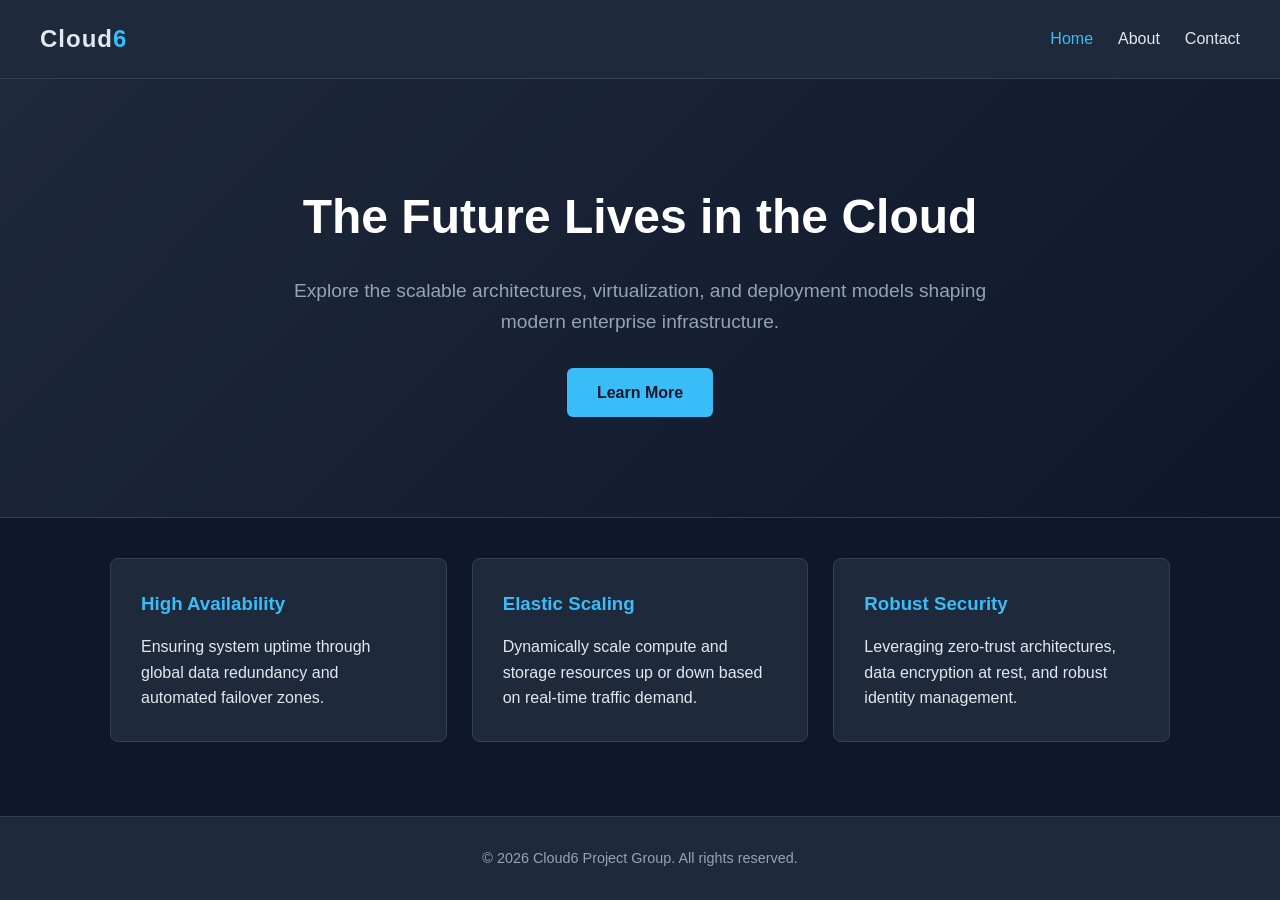
<file: index.html>
<!DOCTYPE html>
<html lang="en">
<head>
    <meta charset="UTF-8">
    <meta name="viewport" content="width=device-width, initial-scale=1.0">
    <title>Cloud Computing Hub | Home</title>
    <link rel="stylesheet" href="style.css">
</head>
<body>

    <nav class="navbar">
        <div class="logo">Cloud<span>6</span></div>
        <ul class="nav-links">
            <li><a href="index.html" class="active">Home</a></li>
            <li><a href="about.html">About</a></li>
            <li><a href="contact.html">Contact</a></li>
        </ul>
    </nav>

    <header class="hero-section">
        <h1>The Future Lives in the Cloud</h1>
        <p>Explore the scalable architectures, virtualization, and deployment models shaping modern enterprise infrastructure.</p>
        <a href="about.html" class="cta-btn">Learn More</a>
    </header>

    <main class="container">
        <section class="features-grid">
            <div class="feature-card">
                <h3>High Availability</h3>
                <p>Ensuring system uptime through global data redundancy and automated failover zones.</p>
            </div>
            <div class="feature-card">
                <h3>Elastic Scaling</h3>
                <p>Dynamically scale compute and storage resources up or down based on real-time traffic demand.</p>
            </div>
            <div class="feature-card">
                <h3>Robust Security</h3>
                <p>Leveraging zero-trust architectures, data encryption at rest, and robust identity management.</p>
            </div>
        </section>
    </main>

    <footer>
        <p>&copy; 2026 Cloud6 Project Group. All rights reserved.</p>
    </footer>

    <script src="script.js"></script>
</body>
</html>
</file>
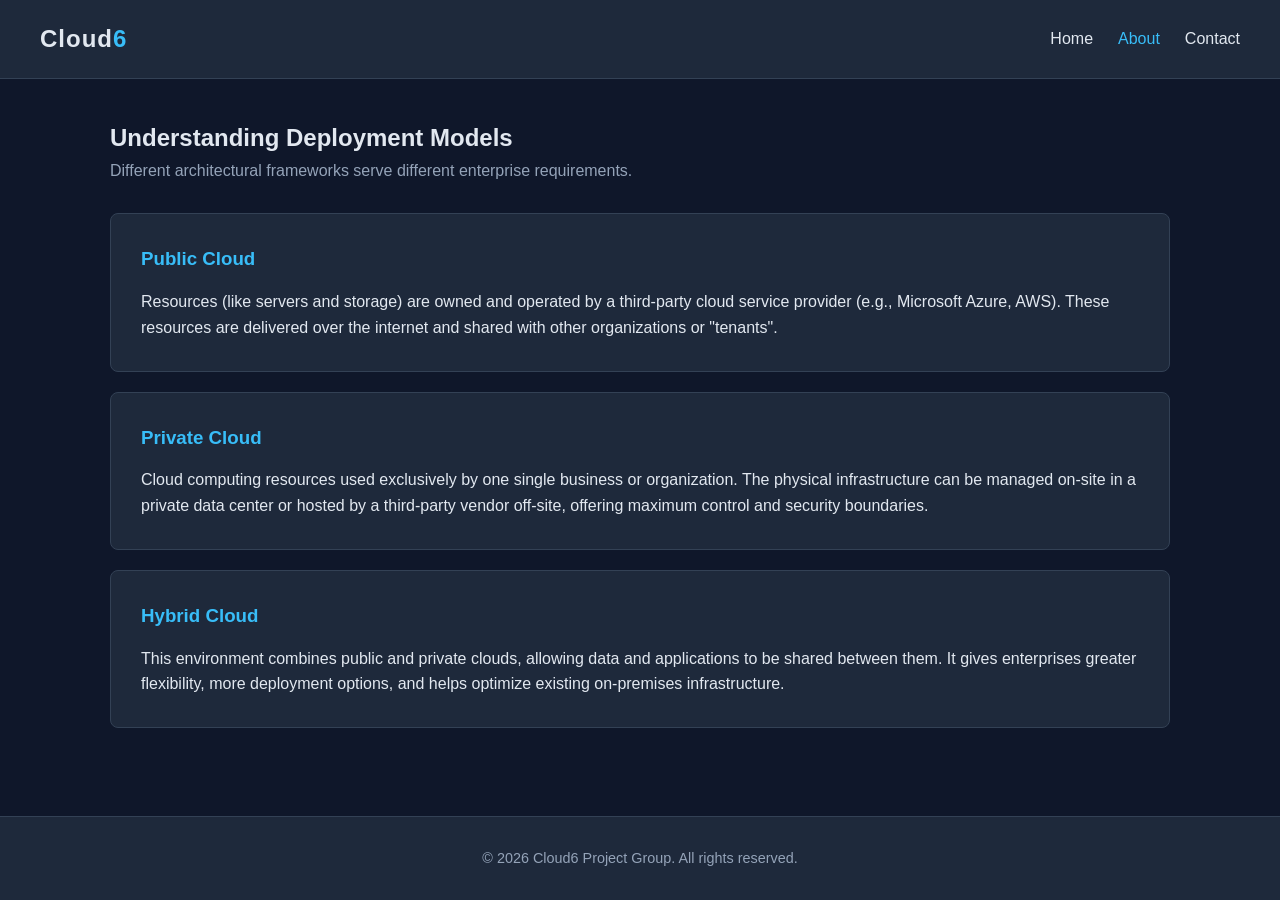
<file: about.html>
<!DOCTYPE html>
<html lang="en">
<head>
    <meta charset="UTF-8">
    <meta name="viewport" content="width=device-width, initial-scale=1.0">
    <title>About | Cloud Computing Models</title>
    <link rel="stylesheet" href="style.css">
</head>
<body>

    <nav class="navbar">
        <div class="logo">Cloud<span>6</span></div>
        <ul class="nav-links">
            <li><a href="index.html">Home</a></li>
            <li><a href="about.html" class="active">About</a></li>
            <li><a href="contact.html">Contact</a></li>
        </ul>
    </nav>

    <main class="container page-content">
        <h2>Understanding Deployment Models</h2>
        <p class="subtitle">Different architectural frameworks serve different enterprise requirements.</p>

        <section class="content-block">
            <h3>Public Cloud</h3>
            <p>Resources (like servers and storage) are owned and operated by a third-party cloud service provider (e.g., Microsoft Azure, AWS). These resources are delivered over the internet and shared with other organizations or "tenants".</p>
        </section>

        <section class="content-block">
            <h3>Private Cloud</h3>
            <p>Cloud computing resources used exclusively by one single business or organization. The physical infrastructure can be managed on-site in a private data center or hosted by a third-party vendor off-site, offering maximum control and security boundaries.</p>
        </section>

        <section class="content-block">
            <h3>Hybrid Cloud</h3>
            <p>This environment combines public and private clouds, allowing data and applications to be shared between them. It gives enterprises greater flexibility, more deployment options, and helps optimize existing on-premises infrastructure.</p>
        </section>
    </main>

    <footer>
        <p>&copy; 2026 Cloud6 Project Group. All rights reserved.</p>
    </footer>

    <script src="script.js"></script>
</body>
</html>
</file>
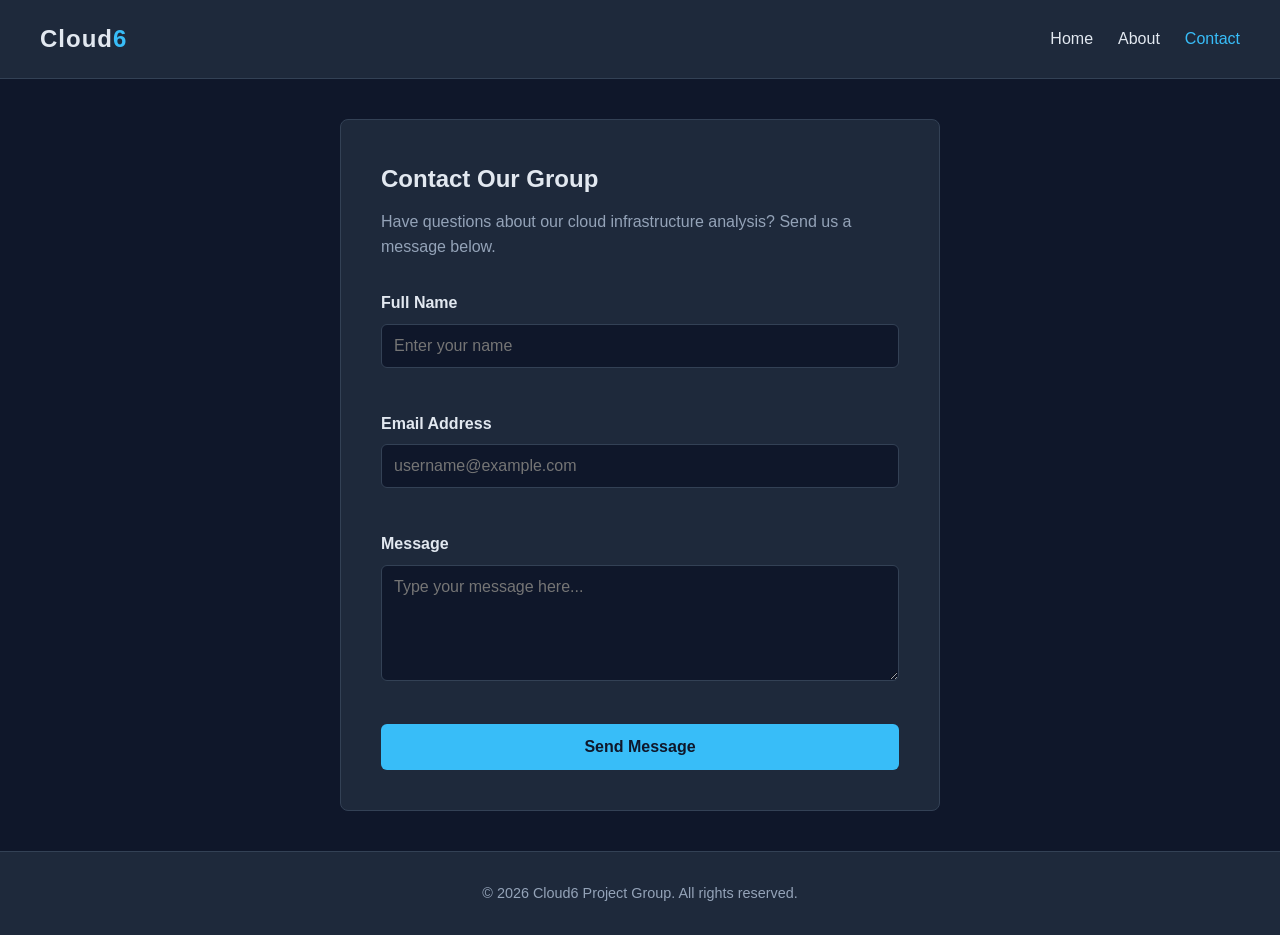
<file: contact.html>
<!DOCTYPE html>
<html lang="en">
<head>
    <meta charset="UTF-8">
    <meta name="viewport" content="width=device-width, initial-scale=1.0">
    <title>Contact | Get In Touch</title>
    <link rel="stylesheet" href="style.css">
</head>
<body>

    <nav class="navbar">
        <div class="logo">Cloud<span>6</span></div>
        <ul class="nav-links">
            <li><a href="index.html">Home</a></li>
            <li><a href="about.html">About</a></li>
            <li><a href="contact.html" class="active">Contact</a></li>
        </ul>
    </nav>

    <main class="container page-content">
        <div class="form-wrapper">
            <h2>Contact Our Group</h2>
            <p>Have questions about our cloud infrastructure analysis? Send us a message below.</p>
            
            <form id="contactForm">
                <div class="form-group">
                    <label for="name">Full Name</label>
                    <input type="text" id="name" placeholder="Enter your name">
                    <small class="error-msg" id="nameError"></small>
                </div>
                
                <div class="form-group">
                    <label for="email">Email Address</label>
                    <input type="email" id="email" placeholder="username@example.com">
                    <small class="error-msg" id="emailError"></small>
                </div>
                
                <div class="form-group">
                    <label for="message">Message</label>
                    <textarea id="message" rows="5" placeholder="Type your message here..."></textarea>
                    <small class="error-msg" id="messageError"></small>
                </div>
                
                <button type="submit" class="submit-btn">Send Message</button>
            </form>
            <div id="formSuccess" class="success-box"></div>
        </div>
    </main>

    <footer>
        <p>&copy; 2026 Cloud6 Project Group. All rights reserved.</p>
    </footer>

    <script src="script.js"></script>
</body>
</html>
</file>
<file: style.css>
:root {
    --bg-main: #0f172a;
    --bg-card: #1e293b;
    --text-main: #e2e8f0;
    --text-muted: #94a3b8;
    --accent: #38bdf8;
    --accent-hover: #0ea5e9;
    --border: #334155;
    --error: #ef4444;
    --success: #22c55e;
}

* {
    box-sizing: border-box;
    margin: 0;
    padding: 0;
    font-family: 'Segoe UI', Tahoma, Geneva, Verdana, sans-serif;
}

body {
    background-color: var(--bg-main);
    color: var(--text-main);
    line-height: 1.6;
    display: flex;
    flex-direction: column;
    min-height: 100vh;
}

/* Navigation Bar */
.navbar {
    background-color: var(--bg-card);
    border-bottom: 1px solid var(--border);
    display: flex;
    justify-content: space-between;
    align-items: center;
    padding: 20px 40px;
    position: sticky;
    top: 0;
    z-index: 100;
}

.logo {
    font-size: 1.5rem;
    font-weight: 700;
    letter-spacing: 1px;
}

.logo span {
    color: var(--accent);
}

.nav-links {
    display: flex;
    list-style: none;
}

.nav-links li {
    margin-left: 25px;
}

.nav-links a {
    color: var(--text-main);
    text-decoration: none;
    font-weight: 500;
    transition: color 0.3s;
}

.nav-links a:hover, .nav-links a.active {
    color: var(--accent);
}

/* Core Container */
.container {
    max-width: 1100px;
    width: 100%;
    margin: 0 auto;
    padding: 40px 20px;
}

.page-content {
    flex: 1;
}

.subtitle {
    color: var(--text-muted);
    margin-bottom: 30px;
}

/* Hero Section */
.hero-section {
    text-align: center;
    padding: 100px 20px;
    background: linear-gradient(135deg, #1e293b 0%, #0f172a 100%);
    border-bottom: 1px solid var(--border);
}

.hero-section h1 {
    font-size: 3rem;
    margin-bottom: 20px;
    color: #fff;
}

.hero-section p {
    font-size: 1.2rem;
    color: var(--text-muted);
    max-width: 700px;
    margin: 0 auto 30px auto;
}

.cta-btn {
    display: inline-block;
    background-color: var(--accent);
    color: var(--bg-main);
    padding: 12px 30px;
    border-radius: 6px;
    text-decoration: none;
    font-weight: 600;
    transition: background-color 0.3s;
}

.cta-btn:hover {
    background-color: var(--accent-hover);
}

/* Layout Grids and Structural Cards */
.features-grid {
    display: grid;
    grid-template-columns: repeat(auto-fit, minmax(300px, 1fr));
    gap: 25px;
}

.feature-card, .content-block {
    background-color: var(--bg-card);
    border: 1px solid var(--border);
    border-radius: 8px;
    padding: 30px;
    transition: transform 0.2s, border-color 0.2s;
}

.content-block {
    margin-bottom: 20px;
}

.feature-card:hover {
    transform: translateY(-5px);
    border-color: var(--accent);
}

.feature-card h3, .content-block h3 {
    color: var(--accent);
    margin-bottom: 15px;
}

/* Dynamic Forms */
.form-wrapper {
    max-width: 600px;
    margin: 0 auto;
    background-color: var(--bg-card);
    border: 1px solid var(--border);
    padding: 40px;
    border-radius: 8px;
}

.form-wrapper h2 {
    margin-bottom: 10px;
}

.form-wrapper p {
    color: var(--text-muted);
    margin-bottom: 30px;
}

.form-group {
    margin-bottom: 20px;
    display: flex;
    flex-direction: column;
}

.form-group label {
    font-weight: 600;
    margin-bottom: 8px;
}

.form-group input, .form-group textarea {
    background-color: var(--bg-main);
    border: 1px solid var(--border);
    color: var(--text-main);
    padding: 12px;
    border-radius: 6px;
    font-size: 1rem;
    outline: none;
    transition: border-color 0.3s;
}

.form-group input:focus, .form-group textarea:focus {
    border-color: var(--accent);
}

.error-msg {
    color: var(--error);
    font-size: 0.85rem;
    margin-top: 5px;
    height: 18px;
}

.submit-btn {
    background-color: var(--accent);
    color: var(--bg-main);
    border: none;
    width: 100%;
    padding: 14px;
    font-size: 1rem;
    font-weight: 600;
    border-radius: 6px;
    cursor: pointer;
    transition: background-color 0.3s;
}

.submit-btn:hover {
    background-color: var(--accent-hover);
}

.success-box {
    margin-top: 20px;
    padding: 15px;
    border-radius: 6px;
    background-color: rgba(34, 197, 94, 0.1);
    border: 1px solid var(--success);
    color: var(--success);
    text-align: center;
    display: none;
}

/* Footer Section */
footer {
    text-align: center;
    padding: 30px 20px;
    background-color: var(--bg-card);
    border-top: 1px solid var(--border);
    margin-top: auto;
    color: var(--text-muted);
    font-size: 0.9rem;
}
</file>
